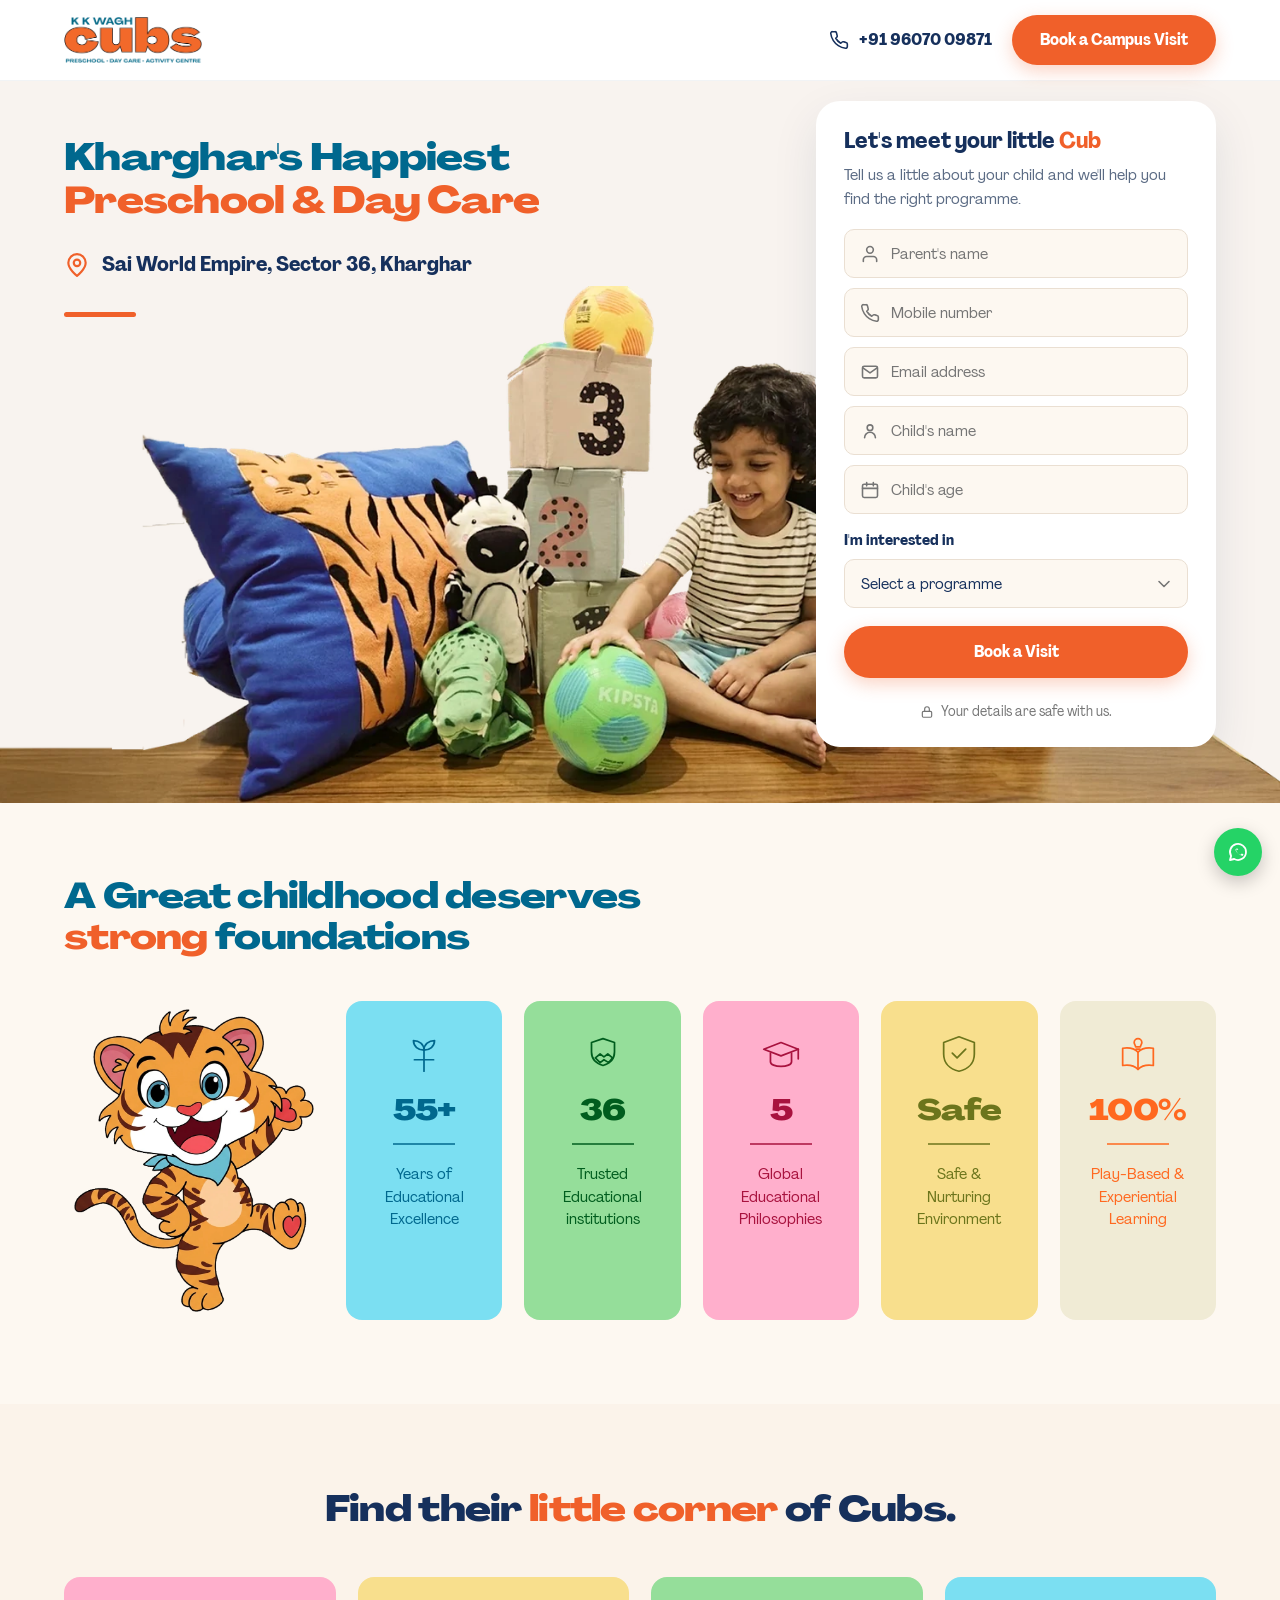
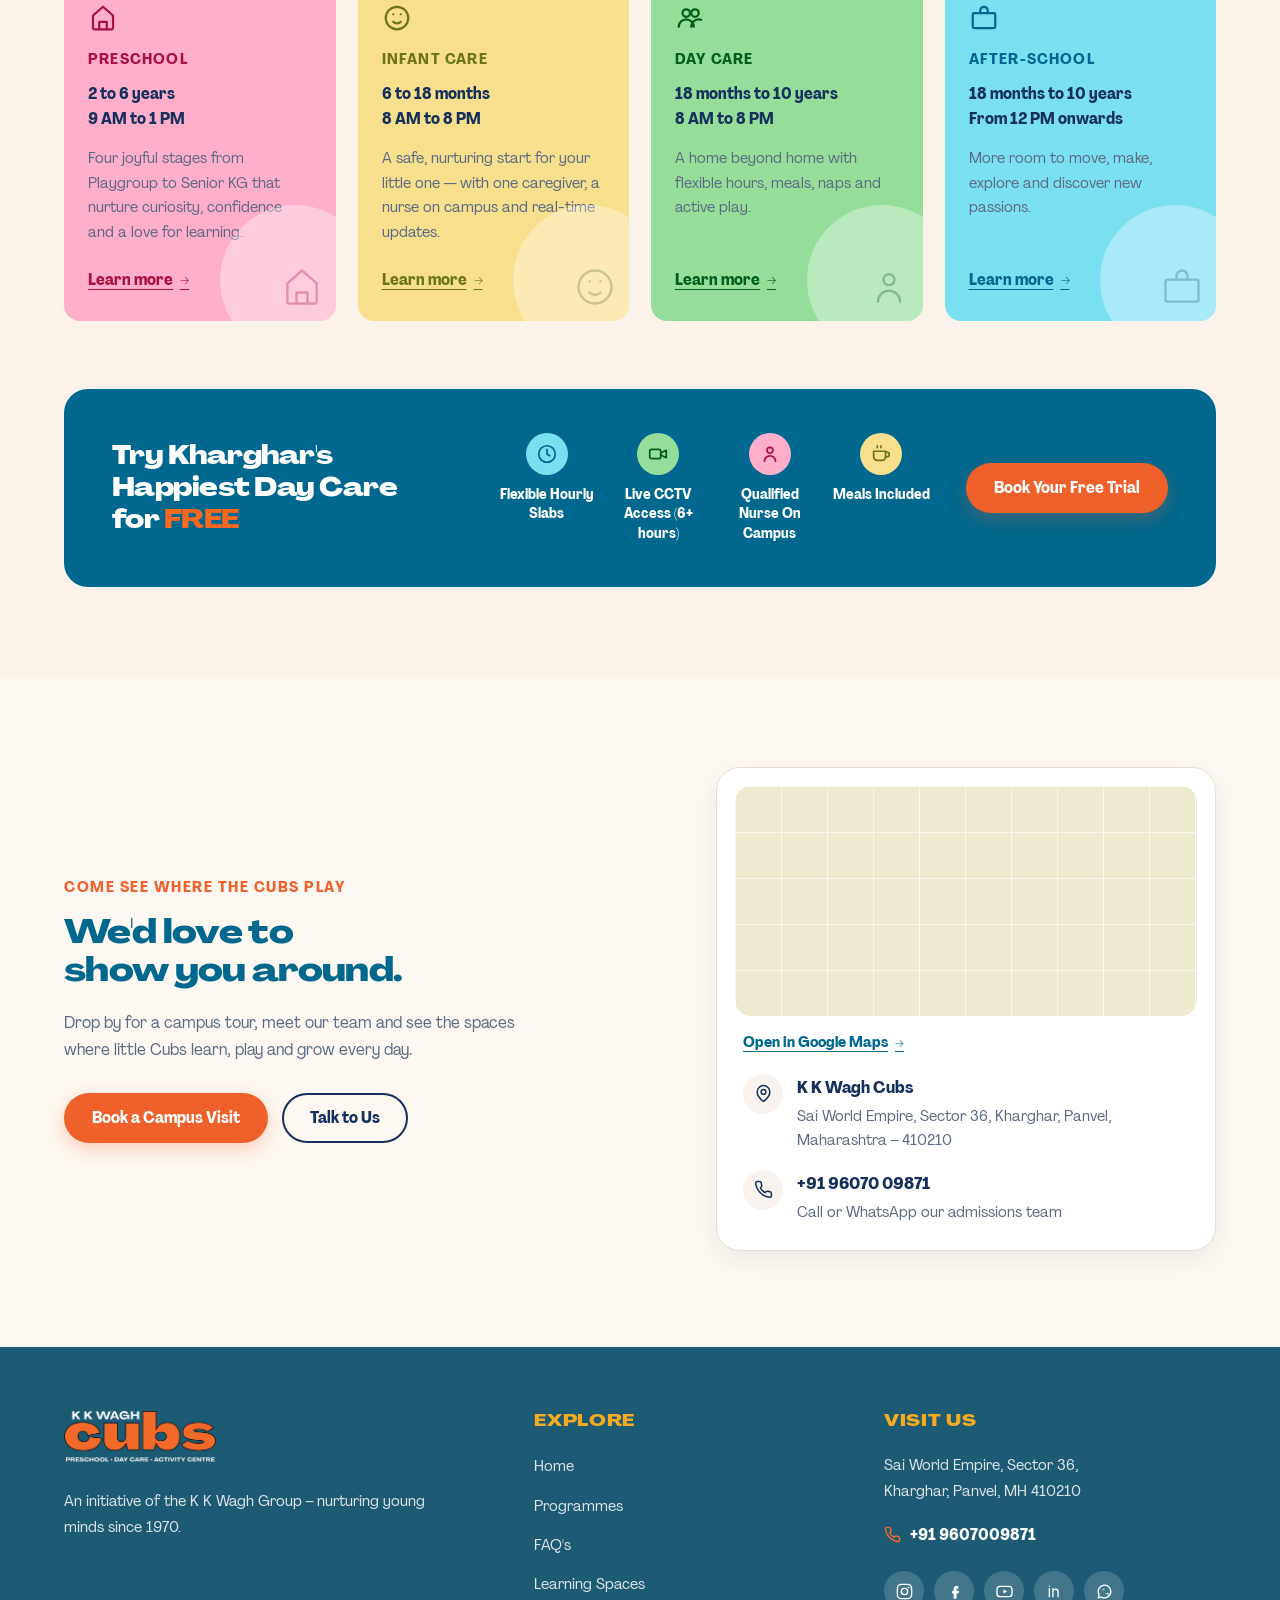
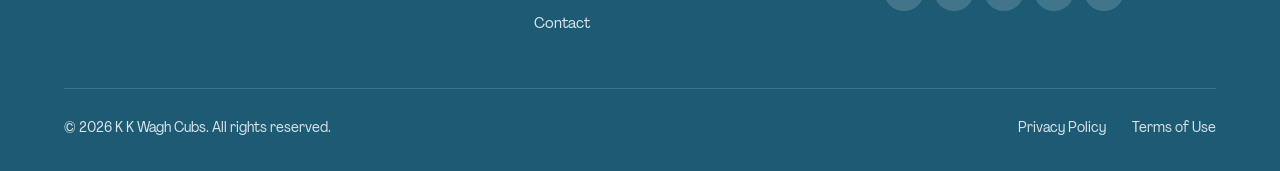
<file: index.html>
<!DOCTYPE html>
<html lang="en">
<head>
<meta charset="UTF-8">
<meta name="viewport" content="width=device-width, initial-scale=1">
<meta name="color-scheme" content="only light">
<meta name="theme-color" content="#ffffff">
<title>K K Wagh Cubs — Kharghar's Happiest Preschool &amp; Day Care</title>
<meta name="description" content="Preschool, infant care, day care and after-school programmes in Sector 36, Kharghar. Book a campus visit with K K Wagh Cubs.">
<link rel="preload" as="font" type="font/woff2" href="fonts/PPAgrandir-NarrowRegular.woff2" crossorigin>
<link rel="preload" as="font" type="font/woff2" href="fonts/PPAgrandir-NarrowBold.woff2" crossorigin>
<link rel="preload" as="font" type="font/woff2" href="fonts/PPAgrandir-WideHeavy.woff2" crossorigin>
<link rel="stylesheet" href="styles.css">
</head>
<body>

<a class="skip-link" href="#main">Skip to content</a>

<!-- ============ HEADER ============ -->
<header class="site-header">
  <div class="shell header-inner">
    <a class="logo" href="/" aria-label="K K Wagh Cubs home">
      <picture>
        <source srcset="assets/logo.webp" type="image/webp">
        <img src="assets/logo.png" alt="K K Wagh Cubs" width="620" height="210">
      </picture>
    </a>
    <div class="header-actions">
      <a class="phone-link" href="tel:+919607009871">
        <svg class="ic" viewBox="0 0 24 24" aria-hidden="true"><path d="M22 16.9v3a2 2 0 0 1-2.2 2 19.8 19.8 0 0 1-8.6-3.1 19.5 19.5 0 0 1-6-6A19.8 19.8 0 0 1 2.1 4.2 2 2 0 0 1 4.1 2h3a2 2 0 0 1 2 1.7c.1 1 .4 1.9.7 2.8a2 2 0 0 1-.5 2.1L8.1 9.9a16 16 0 0 0 6 6l1.3-1.2a2 2 0 0 1 2.1-.5c.9.3 1.8.6 2.8.7a2 2 0 0 1 1.7 2Z"/></svg>
        <span>+91 96070 09871</span>
      </a>
      <a class="btn btn-primary" href="#enquiry">Book a Campus Visit</a>
    </div>
  </div>
</header>

<main id="main">

  <!-- ============ HERO ============ -->
  <section class="hero">
    <div class="shell hero-grid">
      <div class="hero-copy">
        <h1>
          Kharghar's Happiest<br>
          <span class="accent">Preschool &amp; Day Care</span>
        </h1>
        <p class="hero-location">
          <svg class="ic pin" viewBox="0 0 24 24" aria-hidden="true"><path d="M20 10c0 6-8 12-8 12s-8-6-8-12a8 8 0 0 1 16 0Z"/><circle cx="12" cy="10" r="3"/></svg>
          Sai World Empire, Sector 36, Kharghar
        </p>
        <span class="rule" aria-hidden="true"></span>
      </div>

      <div class="hero-photo" aria-hidden="true">
        <picture>
          <source srcset="assets/hero-play.webp" type="image/webp">
          <img src="assets/hero-play.png" alt="" width="1500" height="606">
        </picture>
      </div>

      <div class="enquiry-card" id="enquiry">
        <h2 class="enquiry-title">Let's meet your little <span class="accent">Cub</span></h2>
        <p class="enquiry-sub">Tell us a little about your child and we'll help you find the right programme.</p>

        <form class="enquiry-form" id="lead-form" novalidate>
          <div class="field">
            <svg class="ic field-ic" viewBox="0 0 24 24" aria-hidden="true"><path d="M20 21v-2a4 4 0 0 0-4-4H8a4 4 0 0 0-4 4v2"/><circle cx="12" cy="7" r="4"/></svg>
            <label class="sr-only" for="parent">Parent's name</label>
            <input id="parent" name="parent" type="text" placeholder="Parent's name" autocomplete="name" required>
          </div>
          <div class="field">
            <svg class="ic field-ic" viewBox="0 0 24 24" aria-hidden="true"><path d="M22 16.9v3a2 2 0 0 1-2.2 2 19.8 19.8 0 0 1-8.6-3.1 19.5 19.5 0 0 1-6-6A19.8 19.8 0 0 1 2.1 4.2 2 2 0 0 1 4.1 2h3a2 2 0 0 1 2 1.7c.1 1 .4 1.9.7 2.8a2 2 0 0 1-.5 2.1L8.1 9.9a16 16 0 0 0 6 6l1.3-1.2a2 2 0 0 1 2.1-.5c.9.3 1.8.6 2.8.7a2 2 0 0 1 1.7 2Z"/></svg>
            <label class="sr-only" for="mobile">Mobile number</label>
            <input id="mobile" name="mobile" type="tel" placeholder="Mobile number" autocomplete="tel" required>
          </div>
          <div class="field">
            <svg class="ic field-ic" viewBox="0 0 24 24" aria-hidden="true"><rect x="3" y="5" width="18" height="14" rx="2"/><path d="m3.5 7 8.5 6 8.5-6"/></svg>
            <label class="sr-only" for="email">Email address</label>
            <input id="email" name="email" type="email" placeholder="Email address" autocomplete="email" required>
          </div>

          <div class="field">
            <svg class="ic field-ic" viewBox="0 0 24 24" aria-hidden="true"><circle cx="12" cy="8" r="3.4"/><path d="M5.5 20a6.5 6.5 0 0 1 13 0"/></svg>
            <label class="sr-only" for="child">Child's name</label>
            <input id="child" name="child" type="text" placeholder="Child's name" required>
          </div>

          <div class="field">
            <svg class="ic field-ic" viewBox="0 0 24 24" aria-hidden="true"><rect x="3" y="5" width="18" height="16" rx="2"/><path d="M3 10h18M8 3v4M16 3v4"/></svg>
            <label class="sr-only" for="age">Child's age</label>
            <input id="age" name="age" type="text" placeholder="Child's age" required>
          </div>

          <fieldset class="interest">
            <legend>I'm interested in</legend>
            <div class="field select-field">
              <label class="sr-only" for="programme">Select a programme</label>
              <select id="programme" name="programme" required>
                <option value="" selected>Select a programme</option>
                <option value="Preschool">Preschool 2 to 6 years</option>
                <option value="Infant Care">Infant Care 6 to 18 months</option>
                <option value="Day Care">Day Care 18 months to 10 years</option>
                <option value="After-School">After-School 18 months to 10 years</option>
              </select>
              <svg class="ic chevron" viewBox="0 0 24 24" aria-hidden="true"><path d="m6 9 6 6 6-6"/></svg>
            </div>
          </fieldset>

          <!-- populated from the query string by form.js -->
          <input type="hidden" name="utm_source"   id="utm_source">
          <input type="hidden" name="utm_medium"   id="utm_medium">
          <input type="hidden" name="utm_campaign" id="utm_campaign">
          <input type="hidden" name="utm_term"     id="utm_term">
          <input type="hidden" name="utm_content"  id="utm_content">

          <!-- bot trap: real people never fill this, it's hidden -->
          <div class="hp" aria-hidden="true">
            <label for="company">Company</label>
            <input id="company" name="company" type="text" tabindex="-1" autocomplete="off">
          </div>

          <button class="btn btn-primary btn-block" type="submit" id="lead-submit">Book a Visit</button>

          <p class="form-status" id="form-status" role="status" aria-live="polite"></p>

          <p class="form-note">
            <svg class="ic" viewBox="0 0 24 24" aria-hidden="true"><rect x="4" y="11" width="16" height="10" rx="2"/><path d="M8 11V7a4 4 0 0 1 8 0v4"/></svg>
            Your details are safe with us.
          </p>
        </form>
      </div>
    </div>
  </section>

  <!-- ============ STATS ============ -->
  <section class="stats">
    <div class="shell">
      <h2 class="section-title">A Great childhood deserves<br><span class="accent">strong</span> foundations</h2>

      <!-- subgrid keeps icon / number / rule / label on the same baseline across every card.
           The mascot is a grid item too: first cell on desktop, last cell once the grid
           wraps, so it fills the slot the 5 cards would otherwise leave empty. -->
      <ul class="stat-grid">
          <li class="stat-mascot" aria-hidden="true">
            <picture>
              <source srcset="assets/mascot-tiger.webp" type="image/webp">
              <img src="assets/mascot-tiger.png" alt="" width="760" height="959">
            </picture>
          </li>

          <li class="stat stat-blue">
            <svg class="stat-ic" viewBox="0 0 48 48" aria-hidden="true"><path d="M24 42V20"/><path d="M24 20c0-6 5-10 11-10 0 6-5 10-11 10Z"/><path d="M24 20c0-6-5-10-11-10 0 6 5 10 11 10Z"/><path d="M14 30h20"/></svg>
            <p class="stat-num">55+</p>
            <span class="stat-rule"></span>
            <p class="stat-label">Years of<br>Educational<br>Excellence</p>
          </li>
          <li class="stat stat-green">
            <svg class="stat-ic" viewBox="0 0 48 48" aria-hidden="true"><path d="M24 8 12 12v10c0 7 5 12 12 14 7-2 12-7 12-14V12Z"/><path d="m16 28 5-4 4 3 4-3 5 4-4 5-5-3-4 3Z"/></svg>
            <p class="stat-num">36</p>
            <span class="stat-rule"></span>
            <p class="stat-label">Trusted<br>Educational<br>institutions</p>
          </li>
          <li class="stat stat-pink">
            <svg class="stat-ic" viewBox="0 0 48 48" aria-hidden="true"><path d="M24 12 6 19l18 7 18-7Z"/><path d="M13 23v9c0 3 5 5 11 5s11-2 11-5v-9"/><path d="M42 19v10"/></svg>
            <p class="stat-num">5</p>
            <span class="stat-rule"></span>
            <p class="stat-label">Global<br>Educational<br>Philosophies</p>
          </li>
          <li class="stat stat-yellow">
            <svg class="stat-ic" viewBox="0 0 48 48" aria-hidden="true"><path d="M24 6 8 12v12c0 10 7 16 16 18 9-2 16-8 16-18V12Z"/><path d="m17 23 5 5 9-9"/></svg>
            <p class="stat-num">Safe</p>
            <span class="stat-rule"></span>
            <p class="stat-label">Safe &amp;<br>Nurturing<br>Environment</p>
          </li>
          <li class="stat stat-sand">
            <svg class="stat-ic" viewBox="0 0 48 48" aria-hidden="true"><path d="M24 22c-4-4-10-5-16-4v18c6-1 12 0 16 4 4-4 10-5 16-4V18c-6-1-12 0-16 4Z"/><path d="M24 22v18"/><path d="M20 12a4 4 0 1 1 8 0c0 2-1.5 2.8-1.5 4.5h-5C21.5 14.8 20 14 20 12Z"/><path d="M22 19h4"/></svg>
            <p class="stat-num">100%</p>
            <span class="stat-rule"></span>
            <p class="stat-label">Play-Based &amp;<br>Experiential<br>Learning</p>
          </li>
      </ul>
    </div>
  </section>

  <!-- ============ PROGRAMMES ============ -->
  <section class="programmes">
    <div class="shell">
      <h2 class="section-title centered">Find their <span class="accent">little corner</span> of Cubs.</h2>

      <div class="prog-grid">
        <article class="prog prog-pink">
          <svg class="prog-ic" viewBox="0 0 24 24" aria-hidden="true"><path d="M4 10 12 3l8 7v10a1 1 0 0 1-1 1H5a1 1 0 0 1-1-1Z"/><path d="M9 21v-6h6v6"/></svg>
          <h3>Preschool</h3>
          <p class="prog-meta">2 to 6 years<br>9 AM to 1 PM</p>
          <p class="prog-body">Four joyful stages from Playgroup to Senior KG that nurture curiosity, confidence and a love for learning.</p>
          <a class="prog-link" href="#enquiry" data-programme="Preschool">Learn more <span aria-hidden="true">→</span></a>
          <svg class="prog-blob" viewBox="0 0 24 24" aria-hidden="true"><path d="M4 10 12 3l8 7v10a1 1 0 0 1-1 1H5a1 1 0 0 1-1-1Z"/><path d="M9 21v-6h6v6"/></svg>
        </article>

        <article class="prog prog-yellow">
          <svg class="prog-ic" viewBox="0 0 24 24" aria-hidden="true"><circle cx="12" cy="12" r="9"/><path d="M9 15a4 4 0 0 0 6 0"/><path d="M9 9h.01M15 9h.01"/></svg>
          <h3>Infant Care</h3>
          <p class="prog-meta">6 to 18 months<br>8 AM to 8 PM</p>
          <p class="prog-body">A safe, nurturing start for your little one — with one caregiver, a nurse on campus and real-time updates.</p>
          <a class="prog-link" href="#enquiry" data-programme="Infant Care">Learn more <span aria-hidden="true">→</span></a>
          <svg class="prog-blob" viewBox="0 0 24 24" aria-hidden="true"><circle cx="12" cy="12" r="9"/><path d="M9 15a4 4 0 0 0 6 0"/><path d="M9 9h.01M15 9h.01"/></svg>
        </article>

        <article class="prog prog-green">
          <svg class="prog-ic" viewBox="0 0 24 24" aria-hidden="true"><circle cx="9" cy="8" r="3"/><circle cx="16" cy="8" r="3"/><path d="M3 19a6 6 0 0 1 12 0M13 19a6 6 0 0 1 8-5.6"/></svg>
          <h3>Day Care</h3>
          <p class="prog-meta">18 months to 10 years<br>8 AM to 8 PM</p>
          <p class="prog-body">A home beyond home with flexible hours, meals, naps and active play.</p>
          <a class="prog-link" href="#enquiry" data-programme="Day Care">Learn more <span aria-hidden="true">→</span></a>
          <svg class="prog-blob" viewBox="0 0 24 24" aria-hidden="true"><circle cx="12" cy="8" r="3"/><path d="M6 20a6 6 0 0 1 12 0"/></svg>
        </article>

        <article class="prog prog-blue">
          <svg class="prog-ic" viewBox="0 0 24 24" aria-hidden="true"><path d="M4 8h16a1 1 0 0 1 1 1v10a1 1 0 0 1-1 1H4a1 1 0 0 1-1-1V9a1 1 0 0 1 1-1Z"/><path d="M9 8V6a3 3 0 0 1 6 0v2"/></svg>
          <h3>After-School</h3>
          <p class="prog-meta">18 months to 10 years<br>From 12 PM onwards</p>
          <p class="prog-body">More room to move, make, explore and discover new passions.</p>
          <a class="prog-link" href="#enquiry" data-programme="After-School">Learn more <span aria-hidden="true">→</span></a>
          <svg class="prog-blob" viewBox="0 0 24 24" aria-hidden="true"><path d="M4 8h16a1 1 0 0 1 1 1v10a1 1 0 0 1-1 1H4a1 1 0 0 1-1-1V9a1 1 0 0 1 1-1Z"/><path d="M9 8V6a3 3 0 0 1 6 0v2"/></svg>
        </article>
      </div>

      <!-- ---- free trial band ---- -->
      <div class="trial-band">
        <h2 class="trial-title">Try Kharghar's<br>Happiest Day Care<br>for <span class="accent">FREE</span></h2>

        <ul class="perks">
          <li>
            <span class="perk-dot dot-blue"><svg viewBox="0 0 24 24" aria-hidden="true"><circle cx="12" cy="12" r="9"/><path d="M12 7v5l3 2"/></svg></span>
            Flexible Hourly Slabs
          </li>
          <li>
            <span class="perk-dot dot-green"><svg viewBox="0 0 24 24" aria-hidden="true"><rect x="3" y="7" width="12" height="10" rx="2"/><path d="m15 11 6-3v8l-6-3Z"/></svg></span>
            Live CCTV Access (6+ hours)
          </li>
          <li>
            <span class="perk-dot dot-pink"><svg viewBox="0 0 24 24" aria-hidden="true"><circle cx="12" cy="8" r="3.2"/><path d="M6 20a6 6 0 0 1 12 0"/></svg></span>
            Qualified Nurse On Campus
          </li>
          <li>
            <span class="perk-dot dot-yellow"><svg viewBox="0 0 24 24" aria-hidden="true"><path d="M4 9h13v6a4 4 0 0 1-4 4H8a4 4 0 0 1-4-4Z"/><path d="M17 10h1.5a2.5 2.5 0 0 1 0 5H17"/><path d="M8 5V3M12 5V3"/></svg></span>
            Meals Included
          </li>
        </ul>

        <div class="trial-cta">
          <a class="btn btn-primary" href="#enquiry">Book Your Free Trial</a>
        </div>
      </div>
    </div>
  </section>

  <!-- ============ VISIT ============ -->
  <section class="visit">
    <div class="shell visit-grid">
      <div class="visit-copy">
        <p class="eyebrow">Come see where the Cubs play</p>
        <h2>We'd love to<br>show you around.</h2>
        <p class="visit-body">Drop by for a campus tour, meet our team and see the spaces where little Cubs learn, play and grow every day.</p>
        <div class="visit-actions">
          <a class="btn btn-primary" href="#enquiry">Book a Campus Visit</a>
          <a class="btn btn-outline" href="tel:+919607009871">Talk to Us</a>
        </div>
      </div>

      <div class="visit-card">
        <div class="map">
          <iframe
            src="https://www.google.com/maps?q=K%20K%20Wagh%20Cubs%2C%20Sai%20World%20Empire%2C%20Sector%2036%2C%20Kharghar%2C%20Panvel&amp;output=embed"
            title="Map showing K K Wagh Cubs, Sai World Empire, Sector 36, Kharghar"
            loading="lazy" referrerpolicy="no-referrer-when-downgrade"
            allowfullscreen></iframe>
        </div>
        <a class="map-link" href="https://maps.app.goo.gl/kvBNRobNFqGsZ6An8?g_st=iw" target="_blank" rel="noopener">
          Open in Google Maps <span aria-hidden="true">→</span>
        </a>
        <ul class="visit-details">
          <li>
            <span class="detail-ic"><svg viewBox="0 0 24 24" aria-hidden="true"><path d="M20 10c0 6-8 12-8 12s-8-6-8-12a8 8 0 0 1 16 0Z"/><circle cx="12" cy="10" r="3"/></svg></span>
            <div>
              <p class="detail-head">K K Wagh Cubs</p>
              <p class="detail-sub">Sai World Empire, Sector 36, Kharghar, Panvel, Maharashtra – 410210</p>
            </div>
          </li>
          <li>
            <span class="detail-ic"><svg viewBox="0 0 24 24" aria-hidden="true"><path d="M22 16.9v3a2 2 0 0 1-2.2 2 19.8 19.8 0 0 1-8.6-3.1 19.5 19.5 0 0 1-6-6A19.8 19.8 0 0 1 2.1 4.2 2 2 0 0 1 4.1 2h3a2 2 0 0 1 2 1.7c.1 1 .4 1.9.7 2.8a2 2 0 0 1-.5 2.1L8.1 9.9a16 16 0 0 0 6 6l1.3-1.2a2 2 0 0 1 2.1-.5c.9.3 1.8.6 2.8.7a2 2 0 0 1 1.7 2Z"/></svg></span>
            <div>
              <p class="detail-head"><a href="tel:+919607009871">+91 96070 09871</a></p>
              <p class="detail-sub">Call or WhatsApp our admissions team</p>
            </div>
          </li>
        </ul>
      </div>
    </div>
  </section>

</main>

<!-- ============ FOOTER ============ -->
<footer class="site-footer">
  <div class="shell">
    <div class="footer-grid">
      <div class="footer-brand">
        <picture>
          <source srcset="assets/logo-white.webp" type="image/webp">
          <img src="assets/logo-white.png" alt="K K Wagh Cubs" width="620" height="210">
        </picture>
        <p>An initiative of the K K Wagh Group – nurturing young minds since 1970.</p>
      </div>

      <nav class="footer-col" aria-labelledby="ft-explore">
        <h2 class="footer-head" id="ft-explore">Explore</h2>
        <ul>
          <li><a href="#enquiry">Home</a></li>
          <li><a href="#enquiry">Programmes</a></li>
          <li><a href="#enquiry">FAQ's</a></li>
          <li><a href="#enquiry">Learning Spaces</a></li>
          <li><a href="#enquiry">Contact</a></li>
        </ul>
      </nav>

      <div class="footer-col">
        <h2 class="footer-head">Visit Us</h2>
        <address class="footer-address">
          Sai World Empire, Sector 36,<br>
          Kharghar, Panvel, MH 410210
        </address>
        <p class="footer-phone">
          <svg class="ic" viewBox="0 0 24 24" aria-hidden="true"><path d="M22 16.9v3a2 2 0 0 1-2.2 2 19.8 19.8 0 0 1-8.6-3.1 19.5 19.5 0 0 1-6-6A19.8 19.8 0 0 1 2.1 4.2 2 2 0 0 1 4.1 2h3a2 2 0 0 1 2 1.7c.1 1 .4 1.9.7 2.8a2 2 0 0 1-.5 2.1L8.1 9.9a16 16 0 0 0 6 6l1.3-1.2a2 2 0 0 1 2.1-.5c.9.3 1.8.6 2.8.7a2 2 0 0 1 1.7 2Z"/></svg>
          <a href="tel:+919607009871">+91 9607009871</a>
        </p>

        <ul class="socials">
          <li><a href="https://www.instagram.com/kkwaghcubs_kharghar36/" target="_blank" rel="noopener" aria-label="Instagram"><svg viewBox="0 0 24 24" aria-hidden="true"><rect x="3" y="3" width="18" height="18" rx="5"/><circle cx="12" cy="12" r="4"/><circle cx="17.2" cy="6.8" r="1.2" fill="currentColor" stroke="none"/></svg></a></li>
          <li><a href="https://www.facebook.com/kkwaghcubs.khargar" target="_blank" rel="noopener" aria-label="Facebook"><svg viewBox="0 0 24 24" aria-hidden="true"><path d="M14.5 8.5H17V5h-2.5A3.5 3.5 0 0 0 11 8.5V11H9v3.5h2V21h3.5v-6.5H17L17.5 11h-3V9a.5.5 0 0 1 .5-.5Z" fill="currentColor" stroke="none"/></svg></a></li>
          <li><a href="https://www.youtube.com/@KKWaghCubsKharghar-l5" target="_blank" rel="noopener" aria-label="YouTube"><svg viewBox="0 0 24 24" aria-hidden="true"><rect x="2.5" y="5.5" width="19" height="13" rx="4"/><path d="m10.5 9.5 5 2.5-5 2.5Z" fill="currentColor" stroke="none"/></svg></a></li>
          <li><a href="https://www.linkedin.com/company/k-k-wagh-cubs/posts/?feedView=all" target="_blank" rel="noopener" aria-label="LinkedIn"><svg viewBox="0 0 24 24" aria-hidden="true"><path d="M5.5 8.5v10M5.5 5.2v.1M10 18.5v-10M10 12.5c0-2.2 1.5-3.5 3.4-3.5 1.9 0 3.1 1.3 3.1 3.5v6"/></svg></a></li>
          <li><a href="https://wa.me/919607000980" target="_blank" rel="noopener" aria-label="WhatsApp"><svg viewBox="0 0 24 24" aria-hidden="true"><path d="M20 12a8 8 0 0 1-11.8 7L4 20l1.1-4A8 8 0 1 1 20 12Z"/><path d="M9.3 9.2c.4 2.4 3.1 5.1 5.5 5.5l1-1.2 1.6.8-.4 1.5c-2.8.6-7.6-4.2-7-7l1.5-.4.8 1.6Z" fill="currentColor" stroke="none"/></svg></a></li>
        </ul>
      </div>
    </div>

    <div class="footer-bottom">
      <p>© 2026 K K Wagh Cubs. All rights reserved.</p>
      <ul class="legal">
        <li><a href="#privacy">Privacy Policy</a></li>
        <li><a href="#terms">Terms of Use</a></li>
      </ul>
    </div>
  </div>
</footer>

<!-- ============ FLOATING SOCIAL RAIL ============ -->
<aside class="social-rail" aria-label="Chat with us">
  <a class="rail rail-wa" href="https://wa.me/919607000980" target="_blank" rel="noopener" aria-label="WhatsApp us">
    <svg viewBox="0 0 24 24" aria-hidden="true"><path d="M20 12a8 8 0 0 1-11.8 7L4 20l1.1-4A8 8 0 1 1 20 12Z"/><path d="M9.3 9.2c.4 2.4 3.1 5.1 5.5 5.5l1-1.2 1.6.8-.4 1.5c-2.8.6-7.6-4.2-7-7l1.5-.4.8 1.6Z" fill="currentColor" stroke="none"/></svg>
  </a>
</aside>

<script src="form.js"></script>

</body>
</html>
</file>
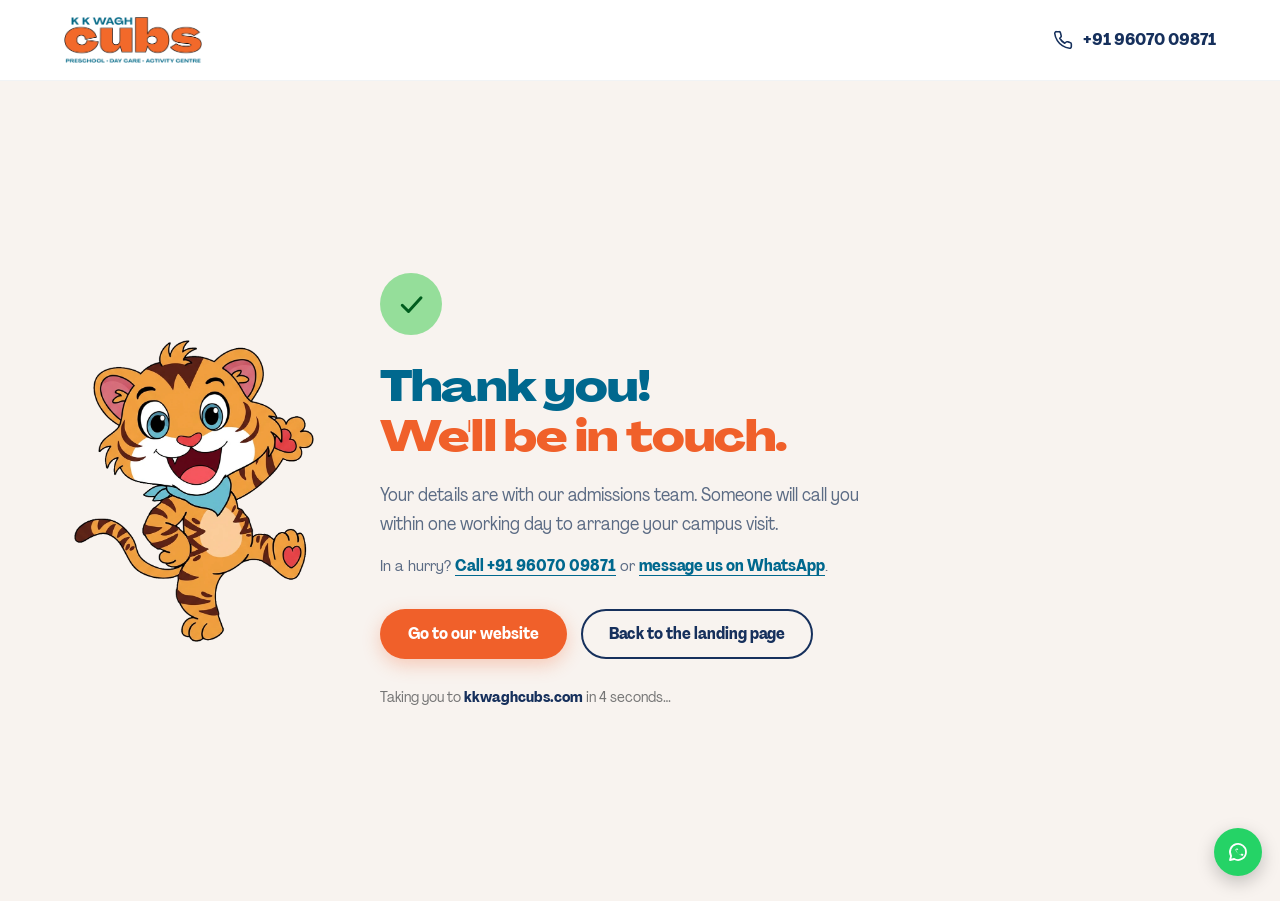
<file: thank-you.html>
<!DOCTYPE html>
<html lang="en">
<head>
<meta charset="UTF-8">
<meta name="viewport" content="width=device-width, initial-scale=1">
<meta name="color-scheme" content="only light">
<meta name="theme-color" content="#ffffff">
<meta name="robots" content="noindex">
<title>Thank you — K K Wagh Cubs</title>
<!-- no-JS fallback for the redirect -->
<noscript><meta http-equiv="refresh" content="5;url=https://kkwaghcubs.com/"></noscript>
<link rel="preload" as="font" type="font/woff2" href="fonts/PPAgrandir-NarrowRegular.woff2" crossorigin>
<link rel="preload" as="font" type="font/woff2" href="fonts/PPAgrandir-WideHeavy.woff2" crossorigin>
<link rel="stylesheet" href="styles.css">
</head>
<body class="ty-body">

<header class="site-header">
  <div class="shell header-inner">
    <a class="logo" href="index.html" aria-label="K K Wagh Cubs home">
      <picture>
        <source srcset="assets/logo.webp" type="image/webp">
        <img src="assets/logo.png" alt="K K Wagh Cubs" width="620" height="210">
      </picture>
    </a>
    <div class="header-actions">
      <a class="phone-link" href="tel:+919607009871">
        <svg class="ic" viewBox="0 0 24 24" aria-hidden="true"><path d="M22 16.9v3a2 2 0 0 1-2.2 2 19.8 19.8 0 0 1-8.6-3.1 19.5 19.5 0 0 1-6-6A19.8 19.8 0 0 1 2.1 4.2 2 2 0 0 1 4.1 2h3a2 2 0 0 1 2 1.7c.1 1 .4 1.9.7 2.8a2 2 0 0 1-.5 2.1L8.1 9.9a16 16 0 0 0 6 6l1.3-1.2a2 2 0 0 1 2.1-.5c.9.3 1.8.6 2.8.7a2 2 0 0 1 1.7 2Z"/></svg>
        <span>+91 96070 09871</span>
      </a>
    </div>
  </div>
</header>

<main class="ty-main">
  <div class="shell ty-inner">
    <picture class="ty-mascot">
      <source srcset="assets/mascot-tiger.webp" type="image/webp">
      <img src="assets/mascot-tiger.png" alt="" width="760" height="959" aria-hidden="true">
    </picture>

    <div class="ty-copy">
      <span class="ty-tick" aria-hidden="true">
        <svg viewBox="0 0 24 24"><path d="m5 13 5 5L20 7"/></svg>
      </span>

      <h1>Thank you!<br><span class="accent">We'll be in touch.</span></h1>

      <p class="ty-lead">Your details are with our admissions team. Someone will call you within one working day to arrange your campus visit.</p>

      <p class="ty-hurry">In a hurry?
        <a href="tel:+919607009871">Call +91 96070 09871</a> or
        <a href="https://wa.me/919607000980" target="_blank" rel="noopener">message us on WhatsApp</a>.
      </p>

      <div class="ty-actions">
        <a class="btn btn-primary" href="https://kkwaghcubs.com/">Go to our website</a>
        <a class="btn btn-outline" href="index.html">Back to the landing page</a>
      </div>

      <p class="ty-redirect">
        Taking you to <strong>kkwaghcubs.com</strong> in <span id="ty-count">5</span> seconds…
      </p>
    </div>
  </div>
</main>

<aside class="social-rail" aria-label="Chat with us">
  <a class="rail rail-wa" href="https://wa.me/919607000980" target="_blank" rel="noopener" aria-label="WhatsApp us">
    <svg viewBox="0 0 24 24" aria-hidden="true"><path d="M20 12a8 8 0 0 1-11.8 7L4 20l1.1-4A8 8 0 1 1 20 12Z"/><path d="M9.3 9.2c.4 2.4 3.1 5.1 5.5 5.5l1-1.2 1.6.8-.4 1.5c-2.8.6-7.6-4.2-7-7l1.5-.4.8 1.6Z" fill="currentColor" stroke="none"/></svg>
  </a>
</aside>

<script>
(function () {
  var DESTINATION = "https://kkwaghcubs.com/";
  var seconds = 5;
  var label = document.getElementById("ty-count");

  var timer = setInterval(function () {
    seconds -= 1;
    if (label) label.textContent = seconds > 0 ? seconds : 0;
    if (seconds <= 0) {
      clearInterval(timer);
      window.location.replace(DESTINATION);
    }
  }, 1000);

  // if they choose a link themselves, stop the countdown racing them
  document.querySelectorAll("a").forEach(function (a) {
    a.addEventListener("click", function () { clearInterval(timer); });
  });
})();
</script>

</body>
</html>
</file>
<file: styles.css>
/* ==========================================================================
   K K Wagh Cubs — Home page (v2)
   ========================================================================== */

/* ---------- Webfonts ---------- */
@font-face {
  font-family: "PP Agrandir Narrow";
  src: url("fonts/PPAgrandir-NarrowRegular.woff2") format("woff2"),
       url("fonts/PPAgrandir-NarrowRegular.woff")  format("woff");
  font-weight: 400; font-style: normal; font-display: swap;
}
@font-face {
  font-family: "PP Agrandir Narrow";
  src: url("fonts/PPAgrandir-NarrowBold.woff2") format("woff2"),
       url("fonts/PPAgrandir-NarrowBold.woff")  format("woff");
  font-weight: 700; font-style: normal; font-display: swap;
}
@font-face {
  font-family: "PP Agrandir Wide";
  src: url("fonts/PPAgrandir-WideHeavy.woff2") format("woff2"),
       url("fonts/PPAgrandir-WideHeavy.woff")  format("woff");
  font-weight: 800; font-style: normal; font-display: swap;
}

:root {
  /* Browsers on Android will otherwise auto-darken a light page and wreck
     the palette. "only light" opts the whole document out; the matching
     <meta name="color-scheme"> in the head stops the flash before CSS loads. */
  color-scheme: only light;

  /* Brand */
  --teal:        #00688e;   /* section headings + free-trial band */
  --teal-deep:   #1d5b74;   /* footer */
  --navy:        #16305c;
  --orange:      #f0602a;
  --orange-hot:  #ff681f;
  --orange-deep: #d94e1c;
  --amber:       #f6ab1e;   /* footer column headings */

  /* Text */
  --ink:      #16305c;
  --ink-body: #5b6b84;
  --ink-muted:#757575;

  /* Surfaces */
  --cream:       #fdf8f1;   /* stats + visit */
  --cream-warm:  #f8f3ef;   /* hero */
  --cream-mid:   #fbf3ea;   /* programmes */
  --white:       #ffffff;
  --line:        #eadfd2;

  /* Playful accents (fill / ink) */
  --blue:   #7bdff2;  --blue-ink:   #00688e;
  --green:  #95de9a;  --green-ink:  #005d1e;
  --pink:   #ffafcc;  --pink-ink:   #a8123e;
  --yellow: #f8df8d;  --yellow-ink: #6c751c;
  --sand:   #f0ebd5;  --sand-ink:   #ff681f;

  /* ---- Type — PP Agrandir throughout, self-hosted ----
     Wide Heavy is the display cut (800 is the only weight in the file, so
     every --font-display rule is set to 800 to avoid faux-bold synthesis).
     Narrow Regular/Bold carries body copy, UI labels and sub-headings. */
  --font-display: "PP Agrandir Wide", "PP Agrandir Narrow", system-ui, sans-serif;
  --font-body:    "PP Agrandir Narrow", system-ui, -apple-system, sans-serif;

  /* Layout */
  --shell: 1200px;
  --gutter: 24px;
  --r-sm: 10px;
  --r-md: 16px;
  --r-lg: 24px;
  --r-pill: 999px;
  --shadow-card: 0 18px 46px rgba(22, 48, 92, .10);
  --shadow-soft: 0 8px 24px rgba(22, 48, 92, .07);
}

/* ---------- Base ---------- */
*, *::before, *::after { box-sizing: border-box; }

html { scroll-behavior: smooth; scroll-padding-top: 96px; }

body {
  margin: 0;
  font-family: var(--font-body);
  font-synthesis-weight: none;
  font-size: 17px;
  line-height: 1.6;
  color: var(--ink-body);
  background: var(--cream);
  -webkit-font-smoothing: antialiased;
}

h1, h2, h3 {
  font-family: var(--font-display);
  color: var(--ink);
  line-height: 1.15;
  margin: 0;
  letter-spacing: -0.01em;
}

p { margin: 0; }
ul { margin: 0; padding: 0; list-style: none; }
img { display: block; max-width: 100%; height: auto; }
a { color: inherit; }
address { font-style: normal; }

.accent { color: var(--orange); }

.shell {
  width: 100%; max-width: var(--shell);
  margin-inline: auto; padding-inline: var(--gutter);
}

.sr-only {
  position: absolute; width: 1px; height: 1px;
  padding: 0; margin: -1px; overflow: hidden;
  clip: rect(0 0 0 0); white-space: nowrap; border: 0;
}

.skip-link {
  position: absolute; left: 16px; top: -60px; z-index: 100;
  background: var(--teal-deep); color: #fff; padding: 10px 18px;
  border-radius: var(--r-sm); text-decoration: none;
  transition: top .18s ease;
}
.skip-link:focus { top: 16px; }

:focus-visible { outline: 3px solid var(--orange); outline-offset: 3px; border-radius: 4px; }

.ic {
  width: 20px; height: 20px; flex: none;
  fill: none; stroke: currentColor; stroke-width: 1.9;
  stroke-linecap: round; stroke-linejoin: round;
}

/* ---------- Buttons ---------- */
.btn {
  display: inline-flex; align-items: center; justify-content: center; gap: 8px;
  font-family: var(--font-body);
  font-weight: 700; font-size: 16px; line-height: 1;
  padding: 15px 26px;
  border: 2px solid transparent;
  border-radius: var(--r-pill);
  text-decoration: none; cursor: pointer;
  transition: transform .16s ease, background-color .16s ease,
              color .16s ease, box-shadow .16s ease;
}
.btn:hover { transform: translateY(-2px); }
.btn:active { transform: translateY(0); }

.btn-primary {
  background: var(--orange); color: #fff;
  box-shadow: 0 6px 18px rgba(240, 96, 42, .28);
}
.btn-primary:hover { background: var(--orange-deep); }

.btn-outline { background: transparent; color: var(--navy); border-color: var(--navy); }
.btn-outline:hover { background: var(--navy); color: #fff; }

.btn-block { width: 100%; }

/* ==========================================================================
   HEADER
   ========================================================================== */
.site-header {
  position: sticky; top: 0; z-index: 50;
  background: var(--white);
  border-bottom: 1px solid rgba(22, 48, 92, .06);
}
.header-inner {
  display: flex; align-items: center; justify-content: space-between;
  gap: 24px; min-height: 80px;
}
.logo img { width: 138px; height: auto; }
.header-actions { display: flex; align-items: center; gap: 20px; }

.phone-link {
  display: inline-flex; align-items: center; gap: 10px;
  font-weight: 700; font-size: 17px;
  color: var(--navy); text-decoration: none;
}
.phone-link:hover { color: var(--orange); }

/* ==========================================================================
   HERO
   ========================================================================== */
.hero { position: relative; background: var(--cream-warm); overflow: hidden; }

/* Desktop: the cut-out is lifted out of the grid and pinned to the bottom of
   the section, so the enquiry card overlaps it exactly as in the Figma frame.
   Stacked layouts put it back in flow — see the 1080px breakpoint. */
.hero-photo {
  position: absolute; left: 0; right: auto; bottom: 0;
  /* capped so the photo can't scale taller than the hero on wide screens and
     ride up behind the heading; left-anchored as it is in the Figma frame */
  width: min(100%, 1380px);
  z-index: 0; line-height: 0; pointer-events: none;
}
.hero-photo img { width: 100%; height: auto; }

.hero-grid {
  display: grid;
  grid-template-columns: 1fr 400px;
  gap: 56px;
  align-items: start;
  padding-block: 56px 56px;
  min-height: 560px;
}

/* the two real columns ride above the photo layer */
.hero-copy, .enquiry-card { position: relative; z-index: 2; }

/* the heading keeps the section's top padding; the card rides up past it,
   sitting ~20px below the hero edge as it does in the Figma frame */
.enquiry-card { margin-top: -36px; }

.hero-copy h1 {
  color: var(--teal);
  font-size: clamp(28px, 2.9vw, 40px);
  font-weight: 800;
  letter-spacing: -.02em;
  text-wrap: balance;
}

.hero-location {
  display: flex; align-items: center; gap: 12px;
  margin-top: 26px;
  font-family: var(--font-body);
  font-weight: 700; font-size: 21px;
  color: var(--navy);
}
.hero-location .pin { width: 26px; height: 26px; color: var(--orange); stroke-width: 2; }

.rule {
  display: block; width: 72px; height: 5px;
  margin-top: 30px;
  background: var(--orange); border-radius: var(--r-pill);
}

/* Enquiry card */
.enquiry-card {
  background: var(--white);
  border-radius: var(--r-lg);
  padding: 26px 28px 24px;
  box-shadow: var(--shadow-card);
}
.enquiry-title { font-family: var(--font-body); font-size: 23px; font-weight: 700; letter-spacing: 0; }
.enquiry-sub { margin-top: 10px; font-size: 16px; line-height: 1.5; }

.enquiry-form { margin-top: 18px; display: grid; gap: 10px; }
.field { position: relative; display: block; }
.field-ic {
  position: absolute; left: 16px; top: 50%;
  transform: translateY(-50%);
  color: var(--ink-muted); pointer-events: none;
}
.field input, .field select {
  width: 100%;
  font-family: var(--font-body); font-size: 16px;
  color: var(--ink);
  background: var(--cream);
  border: 1px solid var(--line);
  border-radius: var(--r-sm);
  padding: 13px 16px 13px 46px;
  transition: border-color .16s ease, background-color .16s ease;
}
.field input::placeholder { color: var(--ink-muted); }
.field input:focus, .field select:focus { background: #fff; border-color: var(--orange); outline: none; }

.interest { border: 0; margin: 4px 0 0; padding: 0; }
.interest legend { padding: 0 0 7px; font-weight: 700; font-size: 15px; color: var(--navy); }

.select-field select { appearance: none; padding-left: 16px; cursor: pointer; }
.chevron { position: absolute; right: 14px; top: 50%; transform: translateY(-50%); color: var(--ink-muted); pointer-events: none; }

.enquiry-form .btn { margin-top: 8px; padding-block: 16px; }

.form-note {
  display: flex; align-items: center; justify-content: center; gap: 7px;
  margin-top: 12px; font-size: 14px; color: var(--ink-muted);
}
.form-note .ic { width: 14px; height: 14px; stroke-width: 2; }

/* ==========================================================================
   STATS
   ========================================================================== */
.stats { background: var(--cream); padding-block: 72px 84px; }

.section-title {
  font-size: clamp(26px, 2.8vw, 36px);
  font-weight: 800;
  letter-spacing: -.02em;
  color: var(--teal);
  max-width: 680px;
}
.section-title.centered { max-width: none; text-align: center; color: var(--navy); }

/* Subgrid keeps every card's icon, number, rule and label on a shared
   baseline no matter how long the label text runs. The mascot is a grid
   item as well, so it takes the cell the five cards would leave empty
   once the grid wraps to 3 or 2 columns. */
.stat-grid {
  display: grid;
  grid-template-columns: 260px repeat(5, 1fr);
  grid-template-rows: auto auto auto 1fr;
  gap: 18px 22px;
  margin-top: 44px;
}

.stat-mascot {
  grid-row: span 4;
  order: -1;                 /* first cell on desktop, last once wrapped */
  display: grid;
  place-items: center;
  padding: 8px;
}
.stat-mascot img { width: 100%; max-width: 240px; }
.stat {
  grid-row: span 4;
  display: grid;
  grid-template-rows: subgrid;
  justify-items: center;
  border-radius: var(--r-md);
  padding: 30px 16px 34px;
  text-align: center;
}
.stat-ic {
  width: 46px; height: 46px;
  fill: none; stroke: currentColor; stroke-width: 1.8;
  stroke-linecap: round; stroke-linejoin: round;
}
.stat-num {
  align-self: center;
  font-family: var(--font-display);
  font-size: 30px; font-weight: 800; line-height: 1;
  letter-spacing: -.02em;
}
.stat-rule {
  align-self: center;
  display: block; width: 62px; height: 2px;
  background: currentColor; opacity: .75;
}
.stat-label { font-size: 16px; line-height: 1.4; }

.stat-blue   { background: var(--blue);   color: var(--blue-ink); }
.stat-green  { background: var(--green);  color: var(--green-ink); }
.stat-pink   { background: var(--pink);   color: var(--pink-ink); }
.stat-yellow { background: var(--yellow); color: var(--yellow-ink); }
.stat-sand   { background: var(--sand);   color: var(--sand-ink); }

/* fallback for engines without subgrid — keeps rows roughly level */
@supports not (grid-template-rows: subgrid) {
  .stat { display: flex; flex-direction: column; align-items: center; gap: 12px; }
  .stat-label { min-height: 4.2em; }
  .stat-mascot { grid-row: auto; }
}

/* ==========================================================================
   PROGRAMMES
   ========================================================================== */
.programmes { background: var(--cream-mid); padding-block: 84px 92px; }

.prog-grid {
  display: grid;
  grid-template-columns: repeat(4, 1fr);
  gap: 22px;
  margin-top: 48px;
}
.prog {
  position: relative; overflow: hidden;
  border-radius: var(--r-md);
  padding: 26px 24px 28px;
  display: flex; flex-direction: column;
  transition: transform .2s ease, box-shadow .2s ease;
}
.prog:hover { transform: translateY(-5px); box-shadow: var(--shadow-card); }
.prog::after {
  content: "";
  position: absolute; right: -34px; bottom: -34px;
  width: 150px; height: 150px; border-radius: 50%;
  background: rgba(255, 255, 255, .34);
  pointer-events: none;
}
.prog-ic {
  width: 30px; height: 30px; margin-bottom: 18px;
  fill: none; stroke: currentColor; stroke-width: 1.8;
  stroke-linecap: round; stroke-linejoin: round;
}
.prog h3 {
  font-family: var(--font-body);
  font-size: 15px; font-weight: 700;
  letter-spacing: .08em; text-transform: uppercase;
  color: currentColor;
}
.prog-meta { margin-top: 12px; font-size: 16px; font-weight: 700; color: var(--navy); }
.prog-body { margin-top: 14px; margin-bottom: 22px; font-size: 16px; line-height: 1.55; color: var(--ink-body); }
.prog-link {
  margin-top: auto; align-self: flex-start;
  display: inline-flex; align-items: center; gap: 7px;
  font-size: 16px; font-weight: 700;
  color: currentColor;
  text-decoration: underline; text-underline-offset: 4px;
}
.prog-link:hover { gap: 12px; }
.prog-blob {
  position: absolute; right: 12px; bottom: 12px;
  width: 44px; height: 44px;
  fill: none; stroke: currentColor; stroke-width: 1.3;
  stroke-linecap: round; stroke-linejoin: round;
  opacity: .55; pointer-events: none;
}
.prog-pink   { background: var(--pink);   color: var(--pink-ink); }
.prog-yellow { background: var(--yellow); color: var(--yellow-ink); }
.prog-green  { background: var(--green);  color: var(--green-ink); }
.prog-blue   { background: var(--blue);   color: var(--blue-ink); }

/* ---------- Free trial band ---------- */
.trial-band {
  margin-top: 68px;
  background: var(--teal);
  border-radius: var(--r-lg);
  padding: 44px 48px;
  display: grid;
  grid-template-columns: minmax(280px, 350px) 1fr auto;
  gap: 36px; align-items: center;
}
.trial-title { color: #fff; font-size: clamp(23px, 2vw, 28px); font-weight: 800; line-height: 1.24; letter-spacing: -.02em; }
.trial-title .accent { color: var(--orange-hot); }

.perks { display: grid; grid-template-columns: repeat(4, 1fr); gap: 14px; text-align: center; }
.perks li { color: #fff; font-size: 14px; font-weight: 700; line-height: 1.4; }
.perk-dot {
  display: grid; place-items: center;
  width: 42px; height: 42px; margin: 0 auto 10px;
  border-radius: 50%;
}
.perk-dot svg { width: 22px; height: 22px; fill: none; stroke-width: 1.9; stroke-linecap: round; stroke-linejoin: round; }
.dot-blue   { background: var(--blue); }   .dot-blue svg   { stroke: var(--blue-ink); }
.dot-green  { background: var(--green); }  .dot-green svg  { stroke: var(--green-ink); }
.dot-pink   { background: var(--pink); }   .dot-pink svg   { stroke: var(--pink-ink); }
.dot-yellow { background: var(--yellow); } .dot-yellow svg { stroke: var(--yellow-ink); }

.trial-cta { display: grid; justify-items: center; }

/* ==========================================================================
   VISIT
   ========================================================================== */
.visit { background: var(--cream); padding-block: 88px 96px; }

.visit-grid { display: grid; grid-template-columns: 1fr 500px; gap: 64px; align-items: center; }

.eyebrow {
  font-family: var(--font-body);
  font-size: 15px; font-weight: 700;
  letter-spacing: .1em; text-transform: uppercase;
  color: var(--orange);
}
.visit-copy h2 { margin-top: 14px; color: var(--teal); font-size: clamp(25px, 2.6vw, 33px); font-weight: 800; letter-spacing: -.02em; }
.visit-body { margin-top: 20px; max-width: 460px; font-size: 17px; }
.visit-actions { display: flex; flex-wrap: wrap; gap: 14px; margin-top: 30px; }

.visit-card {
  background: #fff;
  border: 1px solid var(--line);
  border-radius: var(--r-lg);
  padding: 18px;
  box-shadow: var(--shadow-soft);
}
.map {
  height: 230px;
  border-radius: var(--r-md);
  overflow: hidden;
  /* shows through while the embed loads, so a slow map isn't a grey hole */
  background-color: #edeacf;
  background-image:
    linear-gradient(rgba(255,255,255,.65) 1px, transparent 1px),
    linear-gradient(90deg, rgba(255,255,255,.65) 1px, transparent 1px);
  background-size: 46px 46px;
}
.map iframe { display: block; width: 100%; height: 100%; border: 0; }

.map-link {
  display: inline-flex; align-items: center; gap: 7px;
  margin: 14px 8px 0;
  font-size: 15px; font-weight: 700;
  color: var(--teal);
  text-decoration: underline; text-underline-offset: 4px;
}
.map-link:hover { color: var(--orange); gap: 11px; }
.visit-details { margin-top: 18px; display: grid; gap: 18px; padding: 0 8px 8px; }
.visit-details li { display: flex; gap: 14px; }
.detail-ic {
  display: grid; place-items: center; flex: none;
  width: 40px; height: 40px; border-radius: 50%;
  background: var(--cream-warm);
}
.detail-ic svg {
  width: 19px; height: 19px;
  fill: none; stroke: var(--navy); stroke-width: 1.9;
  stroke-linecap: round; stroke-linejoin: round;
}
.detail-head { font-size: 17px; font-weight: 700; color: var(--navy); }
.detail-head a { text-decoration: none; }
.detail-head a:hover { color: var(--orange); }
.detail-sub { margin-top: 3px; font-size: 16px; line-height: 1.5; }

/* ==========================================================================
   FOOTER
   ========================================================================== */
.site-footer {
  background: var(--teal-deep);
  color: rgba(255, 255, 255, .84);
  padding-block: 64px 32px;
}

.footer-grid {
  display: grid;
  grid-template-columns: 1.4fr 1fr 1.1fr;
  gap: 48px;
  padding-bottom: 52px;
}

.footer-brand img { width: 152px; }
.footer-brand p { margin-top: 26px; max-width: 380px; font-size: 16px; line-height: 1.6; }

.footer-head {
  font-family: var(--font-display);
  font-size: 17px; font-weight: 800;
  letter-spacing: .04em; text-transform: uppercase;
  color: var(--amber);
  margin-bottom: 22px;
}

.footer-col ul:not(.socials) li + li { margin-top: 12px; }
.footer-col a { text-decoration: none; font-size: 16px; }
.footer-col a:hover { color: #fff; text-decoration: underline; text-underline-offset: 4px; }

.footer-address { font-size: 16px; line-height: 1.6; }

.footer-phone {
  display: flex; align-items: center; gap: 9px;
  margin-top: 18px;
  font-weight: 700; color: #fff;
}
.footer-phone .ic { width: 17px; height: 17px; color: var(--orange-hot); }
.footer-phone a { text-decoration: none; }

.socials { display: flex; flex-wrap: wrap; align-items: center; gap: 10px; margin-top: 24px; }
.socials li { display: flex; }
.socials a {
  display: grid; place-items: center;
  width: 40px; height: 40px; border-radius: 50%;
  background: rgba(255, 255, 255, .16);
  color: #fff;
  transition: background-color .16s ease, transform .16s ease;
}
.socials a:hover { background: var(--orange); transform: translateY(-2px); }
.socials svg { width: 19px; height: 19px; fill: none; stroke: currentColor; stroke-width: 1.7; stroke-linecap: round; stroke-linejoin: round; }

.footer-bottom {
  display: flex; align-items: center; justify-content: space-between;
  gap: 24px; flex-wrap: wrap;
  padding-top: 26px;
  border-top: 1px solid rgba(255, 255, 255, .14);
  font-size: 15px;
}
.legal { display: flex; gap: 26px; }
.legal a { text-decoration: none; }
.legal a:hover { color: #fff; text-decoration: underline; text-underline-offset: 4px; }

/* ==========================================================================
   FLOATING SOCIAL RAIL
   ========================================================================== */
.social-rail { position: fixed; right: 18px; bottom: 24px; z-index: 60; }
.rail {
  display: grid; place-items: center;
  width: 48px; height: 48px; border-radius: 50%;
  color: #fff;
  box-shadow: 0 6px 18px rgba(0, 0, 0, .22);
  transition: transform .16s ease;
}
.rail:hover { transform: scale(1.08); }
.rail svg { width: 24px; height: 24px; fill: none; stroke: currentColor; stroke-width: 1.8; stroke-linecap: round; stroke-linejoin: round; }
.rail-wa { background: #25d366; }

/* ==========================================================================
   RESPONSIVE
   ========================================================================== */
@media (max-width: 1080px) {
  /* copy → photo → form, in DOM order, with the photo bled to the edges */
  .hero-photo {
    position: static;
    width: auto;
    margin-inline: calc(var(--gutter) * -1);
  }
  .hero-photo img { aspect-ratio: 2.3 / 1; object-fit: cover; object-position: center bottom; }
  .hero-grid { min-height: 0; padding-block: 44px 40px; grid-template-columns: 1fr; gap: 32px; }
  .enquiry-card { margin-top: 0; max-width: 460px; }

  /* 5 cards + mascot = 6 items = two full rows, no gap */
  .stat-grid { grid-template-columns: repeat(3, 1fr); }
  .stat-mascot { order: 1; }
  .stat-mascot img { max-width: 200px; }

  .prog-grid { grid-template-columns: repeat(2, 1fr); }

  .trial-band { grid-template-columns: 1fr; gap: 34px; text-align: center; }
  .trial-title { text-align: center; }

  .visit-grid { grid-template-columns: 1fr; gap: 44px; }
  .visit-body { max-width: none; }

  .footer-grid { grid-template-columns: 1fr 1fr; gap: 40px; }
  .footer-brand { grid-column: 1 / -1; }
}

@media (max-width: 640px) {
  body { font-size: 16px; }
  :root { --gutter: 18px; }

  .header-inner { min-height: 68px; gap: 12px; }
  .logo img { width: 108px; }
  .phone-link span { display: none; }
  .btn { padding: 13px 20px; font-size: 15px; }

  .hero-grid { padding-block: 40px 32px; }
  .hero-photo img { aspect-ratio: 1.45 / 1; }
  .hero-location { font-size: 18px; }
  .enquiry-card { padding: 24px 20px; max-width: none; }

  .stats { padding-block: 56px 64px; }
  /* 6 items across 2 columns = three full rows, mascot last */
  .stat-grid { grid-template-columns: repeat(2, 1fr); gap: 14px; }
  .stat { padding: 24px 12px 26px; }
  .stat-mascot img { max-width: 165px; }

  .programmes { padding-block: 60px 64px; }
  .prog-grid { grid-template-columns: 1fr; }

  .trial-band { margin-top: 48px; padding: 32px 22px; }
  .trial-title { font-size: 26px; }
  .perks { grid-template-columns: repeat(2, 1fr); }

  .visit { padding-block: 60px 68px; }
  .visit-actions .btn { flex: 1 1 auto; }

  .site-footer { padding-block: 52px 28px; }
  .footer-grid { grid-template-columns: 1fr; gap: 36px; padding-bottom: 36px; }
  .footer-bottom { flex-direction: column; align-items: flex-start; gap: 14px; }

  .social-rail { right: 12px; bottom: 16px; }
  .rail { width: 52px; height: 52px; }
  .rail svg { width: 21px; height: 21px; }
}

@media (prefers-reduced-motion: reduce) {
  html { scroll-behavior: auto; }
  *, *::before, *::after {
    animation-duration: .001ms !important;
    transition-duration: .001ms !important;
  }
}

/* ==========================================================================
   FORM STATUS / HONEYPOT
   ========================================================================== */
.hp {
  position: absolute; width: 1px; height: 1px;
  padding: 0; margin: -1px; overflow: hidden;
  clip: rect(0 0 0 0); white-space: nowrap; border: 0;
}

.form-status:empty { display: none; }
.form-status {
  margin-top: 12px;
  font-size: 14px; font-weight: 700; line-height: 1.45;
  text-align: center;
}
.form-status.is-error { color: var(--orange-deep); }

/* brief highlight when a "Learn more" link jumps here */
.enquiry-card.is-flash {
  animation: cardFlash 1.2s ease;
}
@keyframes cardFlash {
  0%, 100% { box-shadow: var(--shadow-card); }
  30%      { box-shadow: 0 0 0 4px rgba(240, 96, 42, .35), var(--shadow-card); }
}

/* ==========================================================================
   THANK YOU PAGE
   ========================================================================== */
.ty-body { background: var(--cream-warm); }

.ty-main { display: grid; place-items: center; min-height: calc(100vh - 80px); }

.ty-inner {
  display: grid;
  grid-template-columns: 260px 1fr;
  gap: 56px; align-items: center;
  padding-block: 64px;
}

.ty-mascot img { width: 100%; max-width: 240px; margin-inline: auto; }

.ty-tick {
  display: grid; place-items: center;
  width: 62px; height: 62px; margin-bottom: 26px;
  border-radius: 50%;
  background: var(--green);
}
.ty-tick svg {
  width: 30px; height: 30px;
  fill: none; stroke: var(--green-ink); stroke-width: 2.4;
  stroke-linecap: round; stroke-linejoin: round;
}

.ty-copy h1 {
  color: var(--teal);
  font-size: clamp(30px, 3.4vw, 44px);
  font-weight: 800; letter-spacing: -.02em;
}

.ty-lead { margin-top: 20px; max-width: 520px; font-size: 18px; line-height: 1.6; }

.ty-hurry { margin-top: 14px; font-size: 16px; }
.ty-hurry a { font-weight: 700; color: var(--teal); text-underline-offset: 4px; }
.ty-hurry a:hover { color: var(--orange); }

.ty-actions { display: flex; flex-wrap: wrap; gap: 14px; margin-top: 30px; }

.ty-redirect {
  margin-top: 26px;
  font-size: 15px; color: var(--ink-muted);
}
.ty-redirect strong { color: var(--navy); }

@media (max-width: 1080px) {
  .ty-inner { grid-template-columns: 1fr; gap: 32px; justify-items: start; }
  .ty-mascot img { max-width: 180px; margin-inline: 0; }
}

@media (max-width: 640px) {
  .ty-inner { padding-block: 44px; gap: 24px; }
  .ty-mascot img { max-width: 140px; }
  .ty-tick { width: 54px; height: 54px; margin-bottom: 20px; }
  .ty-lead { font-size: 17px; }
  .ty-actions .btn { flex: 1 1 auto; }
}
</file>
